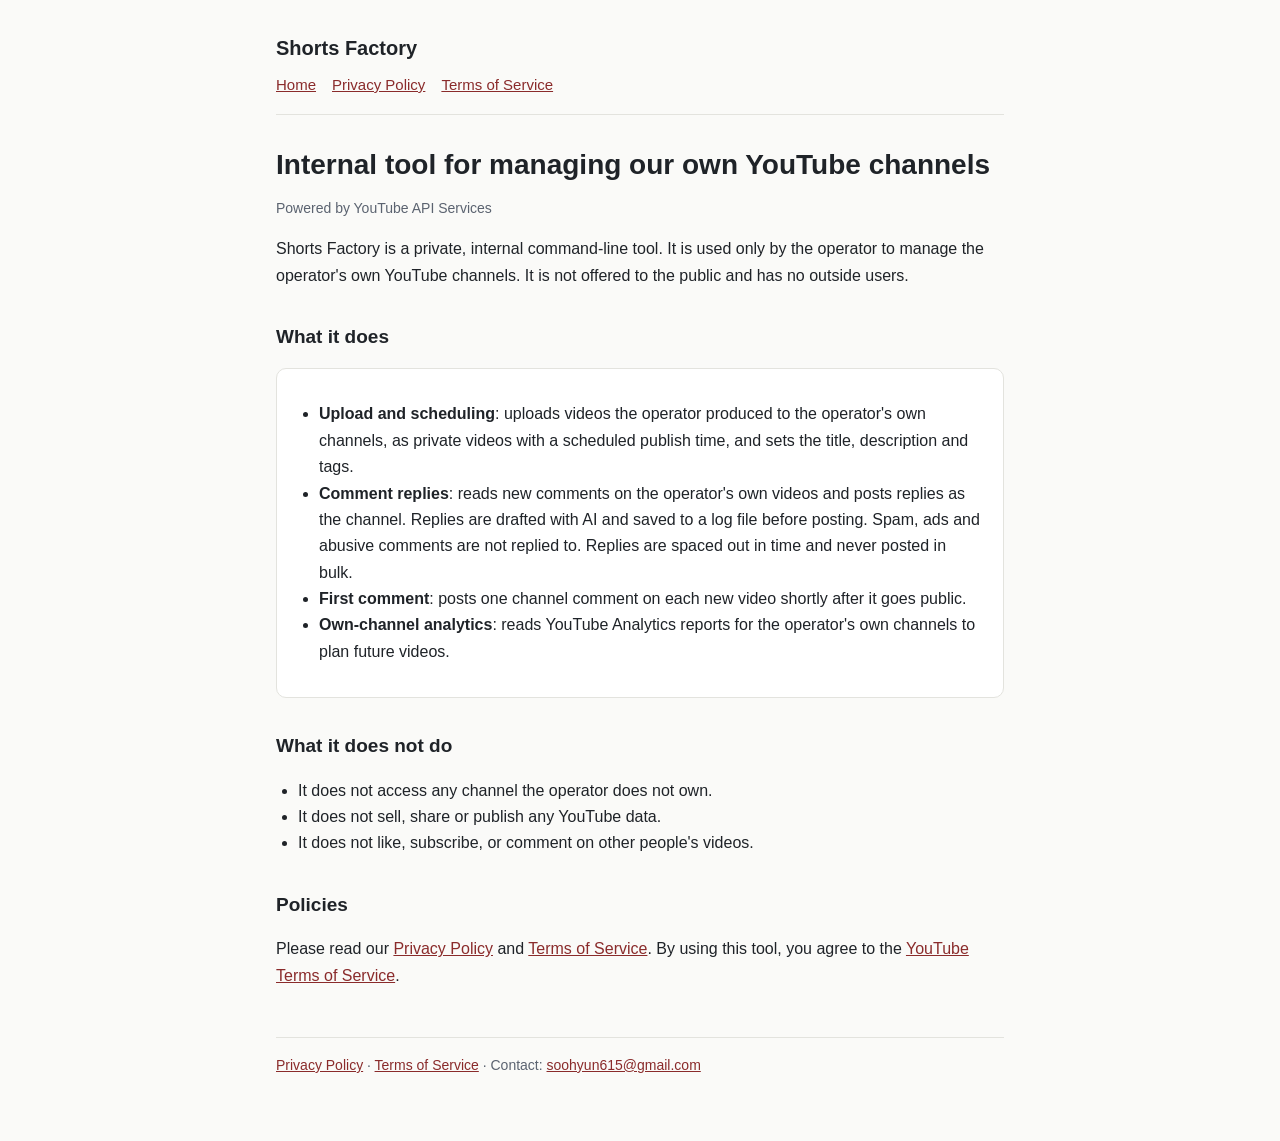
<file: index.html>
<!doctype html>
<html lang="en">
<head>
<meta charset="utf-8">
<meta name="viewport" content="width=device-width, initial-scale=1">
<title>Shorts Factory</title>
<link rel="stylesheet" href="style.css">
</head>
<body>
<div class="wrap">
<header>
  <div class="name">Shorts Factory</div>
  <nav><a href="./">Home</a><a href="privacy.html">Privacy Policy</a><a href="terms.html">Terms of Service</a></nav>
</header>

<h1>Internal tool for managing our own YouTube channels</h1>
<p class="muted">Powered by YouTube API Services</p>

<p>Shorts Factory is a private, internal command-line tool. It is used only by the operator to manage the operator's own YouTube channels. It is not offered to the public and has no outside users.</p>

<h2>What it does</h2>
<div class="card">
<ul>
  <li><b>Upload and scheduling</b>: uploads videos the operator produced to the operator's own channels, as private videos with a scheduled publish time, and sets the title, description and tags.</li>
  <li><b>Comment replies</b>: reads new comments on the operator's own videos and posts replies as the channel. Replies are drafted with AI and saved to a log file before posting. Spam, ads and abusive comments are not replied to. Replies are spaced out in time and never posted in bulk.</li>
  <li><b>First comment</b>: posts one channel comment on each new video shortly after it goes public.</li>
  <li><b>Own-channel analytics</b>: reads YouTube Analytics reports for the operator's own channels to plan future videos.</li>
</ul>
</div>

<h2>What it does not do</h2>
<ul>
  <li>It does not access any channel the operator does not own.</li>
  <li>It does not sell, share or publish any YouTube data.</li>
  <li>It does not like, subscribe, or comment on other people's videos.</li>
</ul>

<h2>Policies</h2>
<p>Please read our <a href="privacy.html">Privacy Policy</a> and <a href="terms.html">Terms of Service</a>. By using this tool, you agree to the <a href="https://www.youtube.com/t/terms">YouTube Terms of Service</a>.</p>

<footer>
  <a href="privacy.html">Privacy Policy</a> · <a href="terms.html">Terms of Service</a> · Contact: <a href="mailto:soohyun615@gmail.com">soohyun615@gmail.com</a>
</footer>
</div>
</body>
</html>
</file>
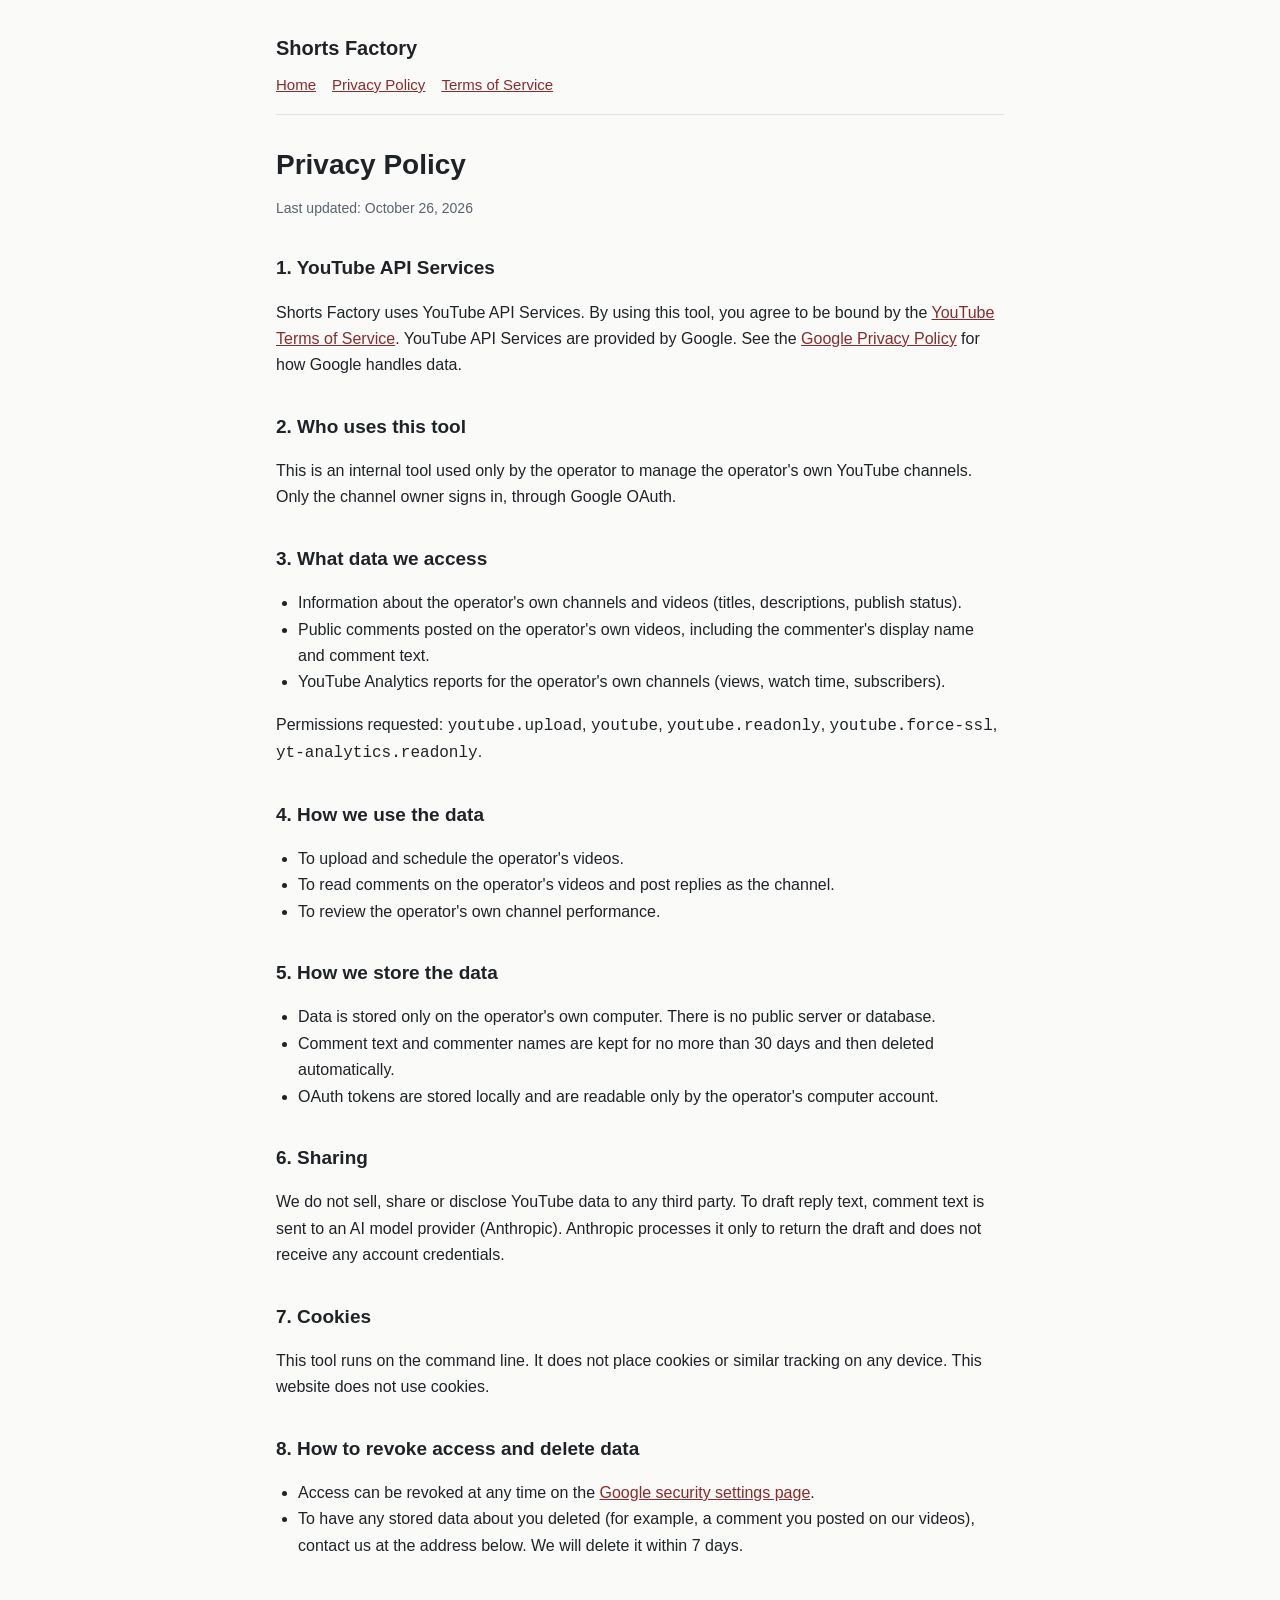
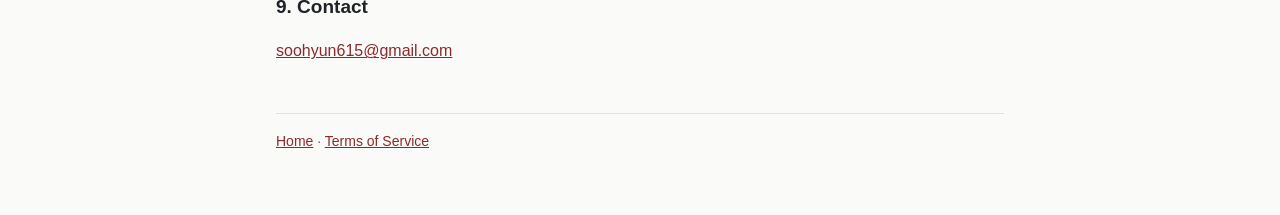
<file: privacy.html>
<!doctype html>
<html lang="en">
<head>
<meta charset="utf-8">
<meta name="viewport" content="width=device-width, initial-scale=1">
<title>Privacy Policy</title>
<link rel="stylesheet" href="style.css">
</head>
<body>
<div class="wrap">
<header>
  <div class="name">Shorts Factory</div>
  <nav><a href="./">Home</a><a href="privacy.html">Privacy Policy</a><a href="terms.html">Terms of Service</a></nav>
</header>

<h1>Privacy Policy</h1>
<p class="muted">Last updated: October 26, 2026</p>

<h2>1. YouTube API Services</h2>
<p>Shorts Factory uses YouTube API Services. By using this tool, you agree to be bound by the <a href="https://www.youtube.com/t/terms">YouTube Terms of Service</a>. YouTube API Services are provided by Google. See the <a href="https://policies.google.com/privacy">Google Privacy Policy</a> for how Google handles data.</p>

<h2>2. Who uses this tool</h2>
<p>This is an internal tool used only by the operator to manage the operator's own YouTube channels. Only the channel owner signs in, through Google OAuth.</p>

<h2>3. What data we access</h2>
<ul>
  <li>Information about the operator's own channels and videos (titles, descriptions, publish status).</li>
  <li>Public comments posted on the operator's own videos, including the commenter's display name and comment text.</li>
  <li>YouTube Analytics reports for the operator's own channels (views, watch time, subscribers).</li>
</ul>
<p>Permissions requested: <code>youtube.upload</code>, <code>youtube</code>, <code>youtube.readonly</code>, <code>youtube.force-ssl</code>, <code>yt-analytics.readonly</code>.</p>

<h2>4. How we use the data</h2>
<ul>
  <li>To upload and schedule the operator's videos.</li>
  <li>To read comments on the operator's videos and post replies as the channel.</li>
  <li>To review the operator's own channel performance.</li>
</ul>

<h2>5. How we store the data</h2>
<ul>
  <li>Data is stored only on the operator's own computer. There is no public server or database.</li>
  <li>Comment text and commenter names are kept for no more than 30 days and then deleted automatically.</li>
  <li>OAuth tokens are stored locally and are readable only by the operator's computer account.</li>
</ul>

<h2>6. Sharing</h2>
<p>We do not sell, share or disclose YouTube data to any third party. To draft reply text, comment text is sent to an AI model provider (Anthropic). Anthropic processes it only to return the draft and does not receive any account credentials.</p>

<h2>7. Cookies</h2>
<p>This tool runs on the command line. It does not place cookies or similar tracking on any device. This website does not use cookies.</p>

<h2>8. How to revoke access and delete data</h2>
<ul>
  <li>Access can be revoked at any time on the <a href="https://security.google.com/settings/security/permissions">Google security settings page</a>.</li>
  <li>To have any stored data about you deleted (for example, a comment you posted on our videos), contact us at the address below. We will delete it within 7 days.</li>
</ul>

<h2>9. Contact</h2>
<p><a href="mailto:soohyun615@gmail.com">soohyun615@gmail.com</a></p>

<footer>
  <a href="./">Home</a> · <a href="terms.html">Terms of Service</a>
</footer>
</div>
</body>
</html>
</file>
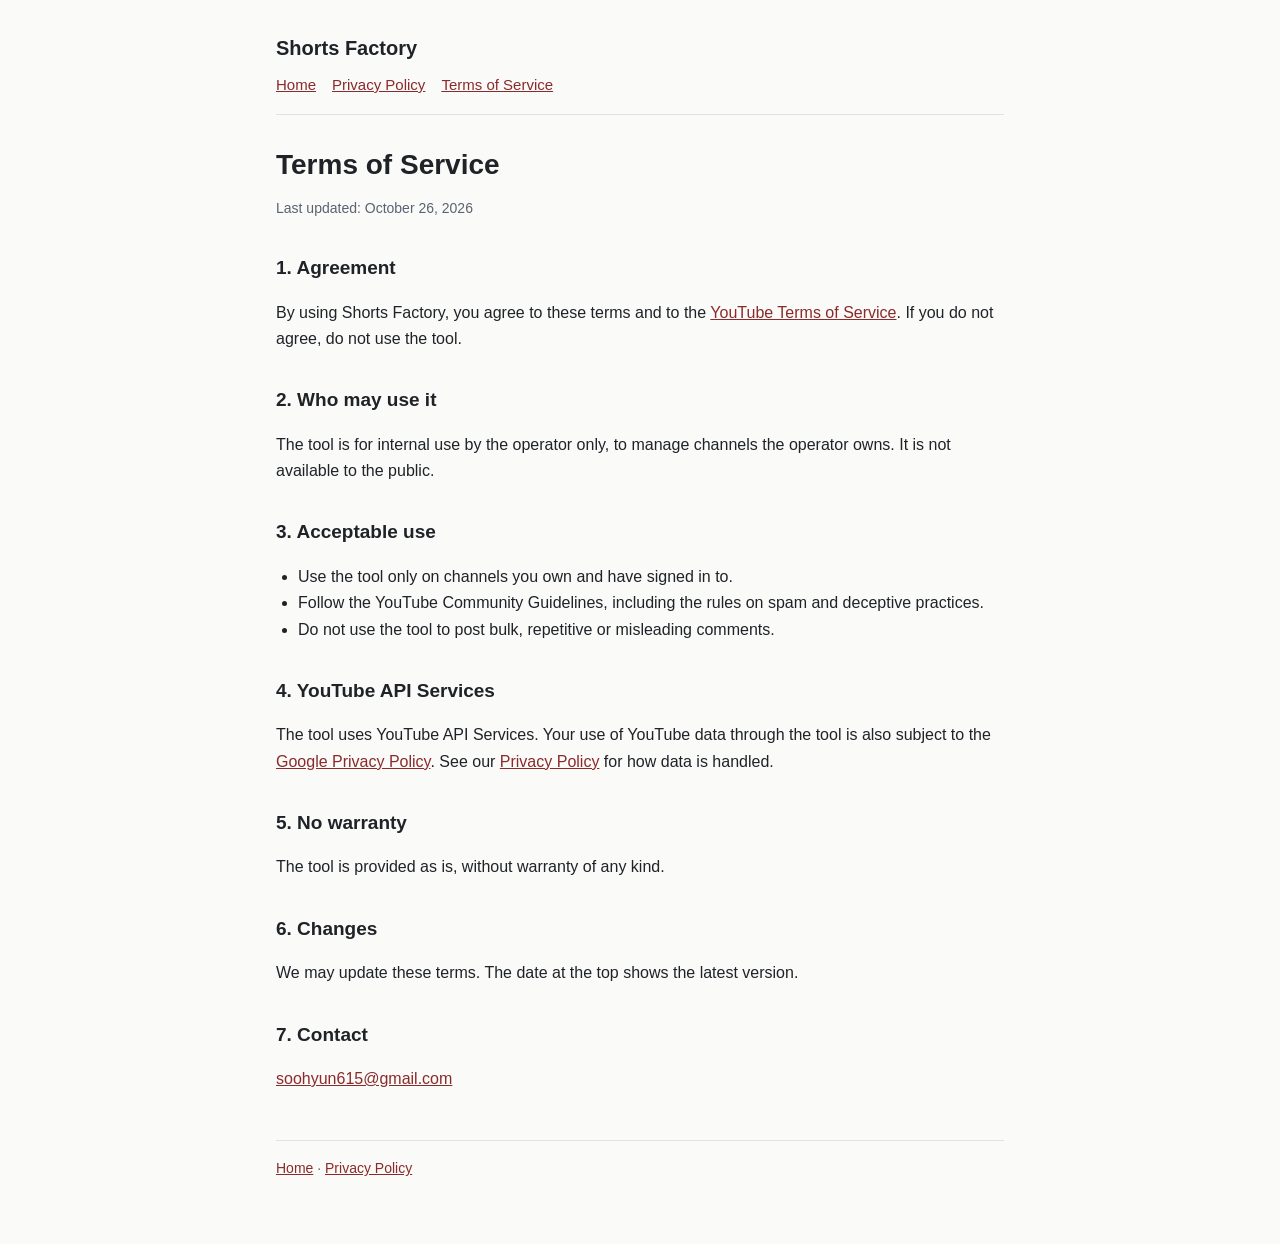
<file: terms.html>
<!doctype html>
<html lang="en">
<head>
<meta charset="utf-8">
<meta name="viewport" content="width=device-width, initial-scale=1">
<title>Terms of Service</title>
<link rel="stylesheet" href="style.css">
</head>
<body>
<div class="wrap">
<header>
  <div class="name">Shorts Factory</div>
  <nav><a href="./">Home</a><a href="privacy.html">Privacy Policy</a><a href="terms.html">Terms of Service</a></nav>
</header>

<h1>Terms of Service</h1>
<p class="muted">Last updated: October 26, 2026</p>

<h2>1. Agreement</h2>
<p>By using Shorts Factory, you agree to these terms and to the <a href="https://www.youtube.com/t/terms">YouTube Terms of Service</a>. If you do not agree, do not use the tool.</p>

<h2>2. Who may use it</h2>
<p>The tool is for internal use by the operator only, to manage channels the operator owns. It is not available to the public.</p>

<h2>3. Acceptable use</h2>
<ul>
  <li>Use the tool only on channels you own and have signed in to.</li>
  <li>Follow the YouTube Community Guidelines, including the rules on spam and deceptive practices.</li>
  <li>Do not use the tool to post bulk, repetitive or misleading comments.</li>
</ul>

<h2>4. YouTube API Services</h2>
<p>The tool uses YouTube API Services. Your use of YouTube data through the tool is also subject to the <a href="https://policies.google.com/privacy">Google Privacy Policy</a>. See our <a href="privacy.html">Privacy Policy</a> for how data is handled.</p>

<h2>5. No warranty</h2>
<p>The tool is provided as is, without warranty of any kind.</p>

<h2>6. Changes</h2>
<p>We may update these terms. The date at the top shows the latest version.</p>

<h2>7. Contact</h2>
<p><a href="mailto:soohyun615@gmail.com">soohyun615@gmail.com</a></p>

<footer>
  <a href="./">Home</a> · <a href="privacy.html">Privacy Policy</a>
</footer>
</div>
</body>
</html>
</file>
<file: style.css>
:root {
  --bg: #fafaf8;
  --text: #1f2328;
  --muted: #5b6370;
  --line: #e3e3de;
  --accent: #8a2b2b;
  --card: #ffffff;
}
@media (prefers-color-scheme: dark) {
  :root {
    --bg: #16181c;
    --text: #e8e8e4;
    --muted: #a3a9b3;
    --line: #2c3036;
    --accent: #e08a8a;
    --card: #1d2025;
  }
}
* { box-sizing: border-box; }
body {
  margin: 0;
  background: var(--bg);
  color: var(--text);
  font: 16px/1.65 -apple-system, BlinkMacSystemFont, "Segoe UI", "Noto Sans KR", sans-serif;
}
.wrap { max-width: 760px; margin: 0 auto; padding: 32px 16px 64px; }
header { border-bottom: 1px solid var(--line); padding-bottom: 16px; margin-bottom: 32px; }
header .name { font-weight: 700; font-size: 20px; }
nav { margin-top: 8px; display: flex; gap: 16px; flex-wrap: wrap; font-size: 15px; }
a { color: var(--accent); }
h1 { font-size: 28px; line-height: 1.3; margin: 0 0 8px; }
h2 { font-size: 19px; margin: 32px 0 8px; }
.muted { color: var(--muted); font-size: 14px; }
.card { background: var(--card); border: 1px solid var(--line); border-radius: 10px; padding: 16px 20px; margin: 16px 0; }
ul { padding-left: 22px; }
footer { border-top: 1px solid var(--line); margin-top: 48px; padding-top: 16px; font-size: 14px; color: var(--muted); }
</file>
